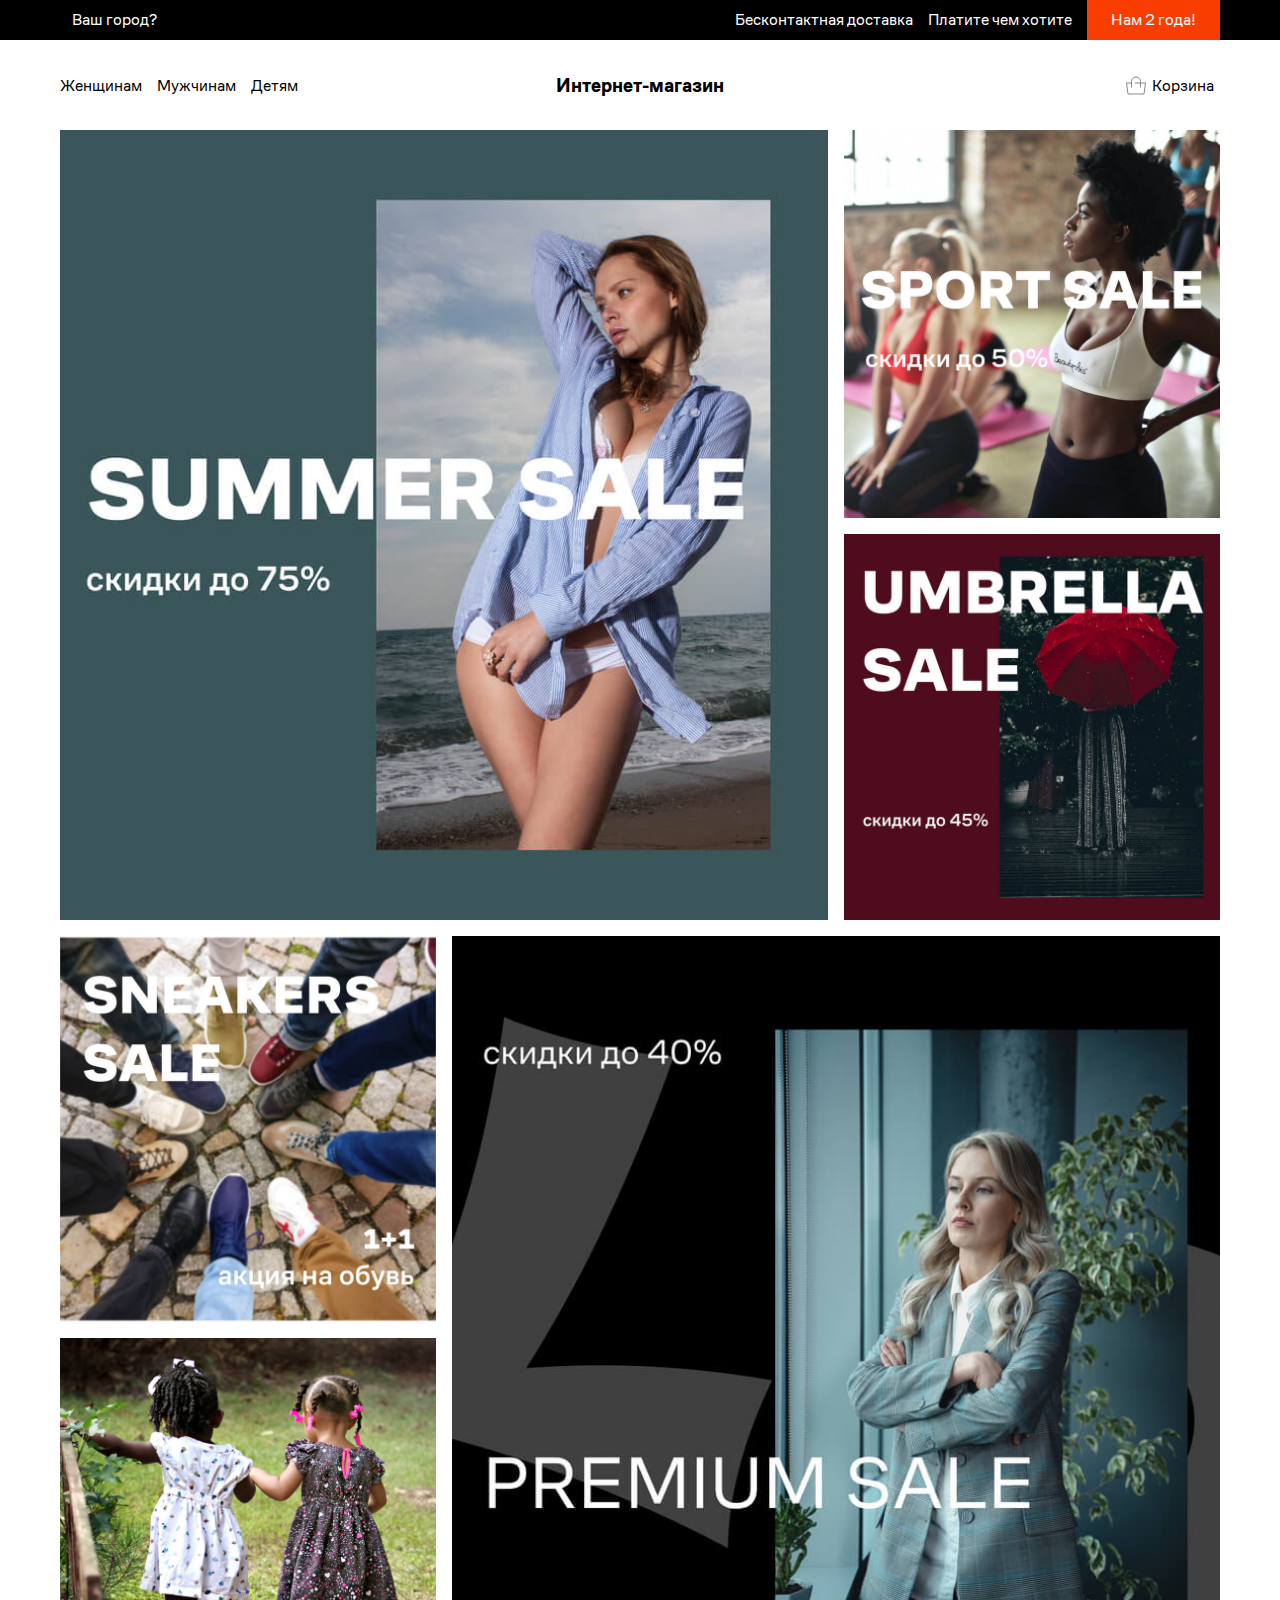
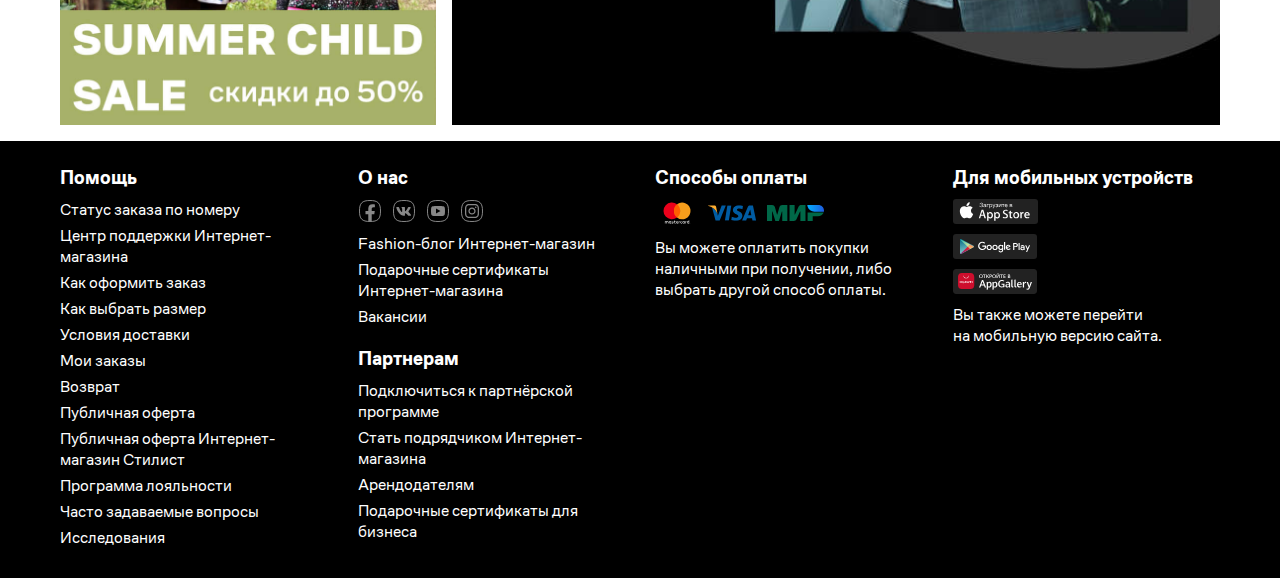
<file: index.html>
<!DOCTYPE html>
<html lang="en">

<head>
    <meta charset="UTF-8">
    <meta http-equiv="X-UA-Compatible" content="IE=edge">
    <meta name="viewport" content="width=device-width, initial-scale=1.0">
    <link rel="manifest" href="favicon/site.webmanifest">
    <link rel="mask-icon" href="favicon/safari-pinned-tab.svg" color="#5bbad5">
    <meta name="msapplication-TileColor" content="#ffc40d">
    <meta name="theme-color" content="#ffffff">

    <link rel="preload" href="fonts/CoFoSans-Bold.woff2" as="font" type="font/woff2" crossorigin>
    <link rel="preload" href="fonts/CoFoSans-Black.woff2" as="font" type="font/woff2" crossorigin>
    <link rel="preload" href="fonts/CoFoSans-Regular.woff2" as="font" type="font/woff2" crossorigin>
    <link rel="preload" href="fonts/CoFoSans-Medium.woff2" as="font" type="font/woff2" crossorigin>

    <link rel="stylesheet" href="./css/style.css">
    <title>Интернет-магазин</title>
</head>

<body>
    <header class="header">
        <div class="container">
            <div class="header__wrapper">
                <button class="header__city-button">Ваш город?</button>
                <div class="header__right-block">
                    <p class="header__delivery">Бесконтактная доставка</p>
                    <p class="header__pay">Платите чем хотите</p>
                    <div class="header__birthday">
                        <span>Нам 2 года!</span>
                    </div>
                </div>
            </div>
        </div>
    </header>
    <main>
        <section class="subheader">
            <div class="container">
                <div class="subheader__wrapper">
                    <nav class="subheader__navigation navigation">
                        <ul class="navigation__list">
                            <li class="navigation__item"><a class="navigation__link"
                                    href="goods.html#women">Женщинам</a></li>
                            <li class="navigation__item"><a class="navigation__link" href="goods.html#men">Мужчинам</a>
                            </li>
                            <li class="navigation__item"><a class="navigation__link" href="goods.html#kids">Детям</a>
                            </li>
                        </ul>
                    </nav>
                    <h3 class="subheader__logo">
                        Интернет-магазин <!-- <img src="image/logo.svg" alt="Компания Lomoda"> -->
                    </h3>
                    <button class="subheader__cart">Корзина</button>
                </div>
            </div>
        </section>
        <section class="promo">
            <div class="container">
                <ul class="promo__grid">
                    <li class="promo__grid-item promo__grid-item__big"><img class="promo__grid-image"
                            src="image/beach.jpg" alt=""></li>
                    <li class="promo__grid-item promo__grid-item__small"><img class="promo__grid-image"
                            src="image/sport.jpg" alt=""></li>
                    <li class="promo__grid-item promo__grid-item__small"><img class="promo__grid-image"
                            src="image/umbrella.jpg" alt=""></li>
                </ul>

                <ul class="promo__grid promo__grid-reverse">
                    <li class="promo__grid-reverse-item promo__grid-reverse-item__big"><img class="promo__grid-image"
                            src="image/premium.jpg" alt=""></li>
                    <li class="promo__grid-reverse-item promo__grid-reverse-item__small"><img class="promo__grid-image"
                            src="image/sneakers.jpg" alt=""></li>
                    <li class="promo__grid-reverse-item promo__grid-reverse-item__small"><img class="promo__grid-image"
                            src="image/child.jpg" alt=""></li>
                </ul>
            </div>
        </section>
    </main>
    <footer class="footer">
        <div class="container footer__columns">
            <div class="footer__column">
                <h3 class="footer__column-title">Помощь</h3>
                <ul class="footer__column-list">
                    <li class="footer__column-item"><a class="footer__link" href="#">Статус заказа по номеру</a></li>
                    <li class="footer__column-item"><a class="footer__link" href="#">Центр поддержки Интернет-магазина</a></li>
                    <li class="footer__column-item"><a class="footer__link" href="#">Как оформить заказ</a></li>
                    <li class="footer__column-item"><a class="footer__link" href="#">Как выбрать размер</a></li>
                    <li class="footer__column-item"><a class="footer__link" href="#">Условия доставки</a></li>
                    <li class="footer__column-item"><a class="footer__link" href="#">Мои заказы</a></li>
                    <li class="footer__column-item"><a class="footer__link" href="#">Возврат</a></li>
                    <li class="footer__column-item"><a class="footer__link" href="#">Публичная оферта</a></li>
                    <li class="footer__column-item"><a class="footer__link" href="#">Публичная оферта Интернет-магазин Стилист</a>
                    </li>
                    <li class="footer__column-item"><a class="footer__link" href="#">Программа лояльности</a></li>
                    <li class="footer__column-item"><a class="footer__link" href="#">Часто задаваемые вопросы</a></li>
                    <li class="footer__column-item"><a class="footer__link" href="#">Исследования</a></li>
                </ul>
            </div>

            <div class="footer__column">
                <h3 class="footer__column-title">О нас</h3>
                <ul class="footer__column-list">
                    <li class="footer__column-item">
                        <ul class="footer__column-icons">
                            <li><a target="_blank" href="#" class="footer__social-item footer__social-item_fb"></a></li>
                            <li><a target="_blank" href="#" class="footer__social-item footer__social-item_vk"></a></li>
                            <li><a target="_blank" href="#" class="footer__social-item footer__social-item_yt"></a></li>
                            <li><a target="_blank" href="#" class="footer__social-item footer__social-item_ig"></a></li>
                        </ul>
                    </li>
                    <li class="footer__column-item"><a class="link footer__link" href="#">Fashion-блог Интернет-магазин</a></li>
                    <li class="footer__column-item"><a class="link footer__link" href="#">Подарочные сертификаты
                        Интернет-магазина</a></li>
                    <li class="footer__column-item"><a class="link footer__link" href="#" target="_blank">Вакансии</a>
                    </li>
                </ul>

                <h3 class="footer__column-title">Партнерам</h3>
                <ul class="footer__column-list">
                    <li class="footer__column-item"><a class="link footer__link" href="#">Подключиться к партнёрской
                            программе</a></li>
                    <li class="footer__column-item"><a class="link footer__link" href="#">Стать подрядчиком Интернет-магазина</a>
                    </li>
                    <li class="footer__column-item"><a class="link footer__link" href="#">Арендодателям</a></li>
                    <li class="footer__column-item"><a class="link footer__link" href="#">Подарочные сертификаты для
                            бизнеса</a></li>
                </ul>
            </div>
            <div class="footer__column">
                <div class="footer__column-item">
                    <h3 class="footer__column-title">Способы оплаты</h3>
                    <ul class="footer__column-icons">
                        <li class="footer__column-icon footer__icon-mastercard"></li>
                        <li class="footer__column-icon footer__icon-visa"></li>
                        <li class="footer__column-icon footer__icon-mir"></li>
                    </ul>
                </div>
                <p class="footer__column-item footer__text">

                    Вы можете оплатить покупки<br>наличными при получении, либо<br>выбрать
                    <a class="inline-link" href="#">другой способ оплаты</a>.

                </p>
            </div>
            <div class="footer__column">
                <h3 class="footer__column-title">Для мобильных устройств</h3>
                <ul class="footer__column-icons footer__column-icons__app">
                    <li><a target="_blank" class="footer__block-icon footer__icon-appstore" href="#"></a></li>
                    <li><a target="_blank" class="footer__block-icon footer__icon-googleplay" href="#"></a></li>
                    <li><a target="_blank" class="footer__block-icon footer__icon-huaweistore" href="#"></a></li>
                </ul>
                <p class="footer__column-item footer__text">Вы также можете перейти<br>на <a href="#"
                        class="inline-link js-mobile-version">мобильную версию сайта</a>.</p>
            </div>
        </div>
    </footer>

    <div class="cart-overlay">
        <!-- cart-overlay-open -->
        <div class="cart">
            <h2 class="cart__title">Корзина</h2>
            <div class="cart__table-wrapper">

                <table class="cart__table">
                    <colgroup class="cart__col">
                        <col class="cart__col-number">
                        <col class="cart__col-name">
                        <col class="cart__col-color">
                        <col class="cart__col-size">
                        <col class="cart__col-price">
                        <col class="cart__col-delete">
                    </colgroup>
                    <thead>
                        <tr>
                            <th class="cart__title-number">#</th>
                            <th>Наименование</th>
                            <th>Цвет</th>
                            <th>Размер</th>
                            <th>Цена</th>
                            <th></th>
                        </tr>
                    </thead>
                    <tbody class="cart__list-goods">
                        <tr>
                            <td>1</td>
                            <td>New Balance Леггинсы NB Essentials Botanical Legging</td>
                            <td>-</td>
                            <td>42/44</td>
                            <td>2999 &#8381;</td>
                            <td><button class="btn-delete">&times;</button></td>
                        </tr>
                        <tr>
                            <td>2</td>
                            <td>Adidas Костюм спортивный W TS CO ENERGIZ</td>
                            <td>-</td>
                            <td>42/44</td>
                            <td>7999 &#8381;</td>
                            <td><button class="btn-delete">&times;</button></td>
                        </tr>
                        <tr>
                            <td>3</td>
                            <td>Befree Топ Exclusive online</td>
                            <td>Фиолетовый</td>
                            <td>42</td>
                            <td>599 &#8381;</td>
                            <td><button class="btn-delete">&times;</button></td>
                        </tr>
                    </tbody>
                    <tfoot>
                        <tr>
                            <th colspan="3">
                                <div class="cart__wrapper-promo">
                                    <label for="promo">Промо-код:</label>
                                    <input class="cart__promo" id="promo" type="text">
                                </div>

                            </th>
                            <th>Итого:</th>
                            <th class="cart__total-cost" colspan="2">11597 &#8381;</th>
                        </tr>
                    </tfoot>
                </table>

            </div>
            <button class="cart__btn-buy">Оформить</button>
            <button class="cart__btn-close"></button>
        </div>
    </div>

    <script src="./scripts/script.js"></script>
</body>

</html>
</file>
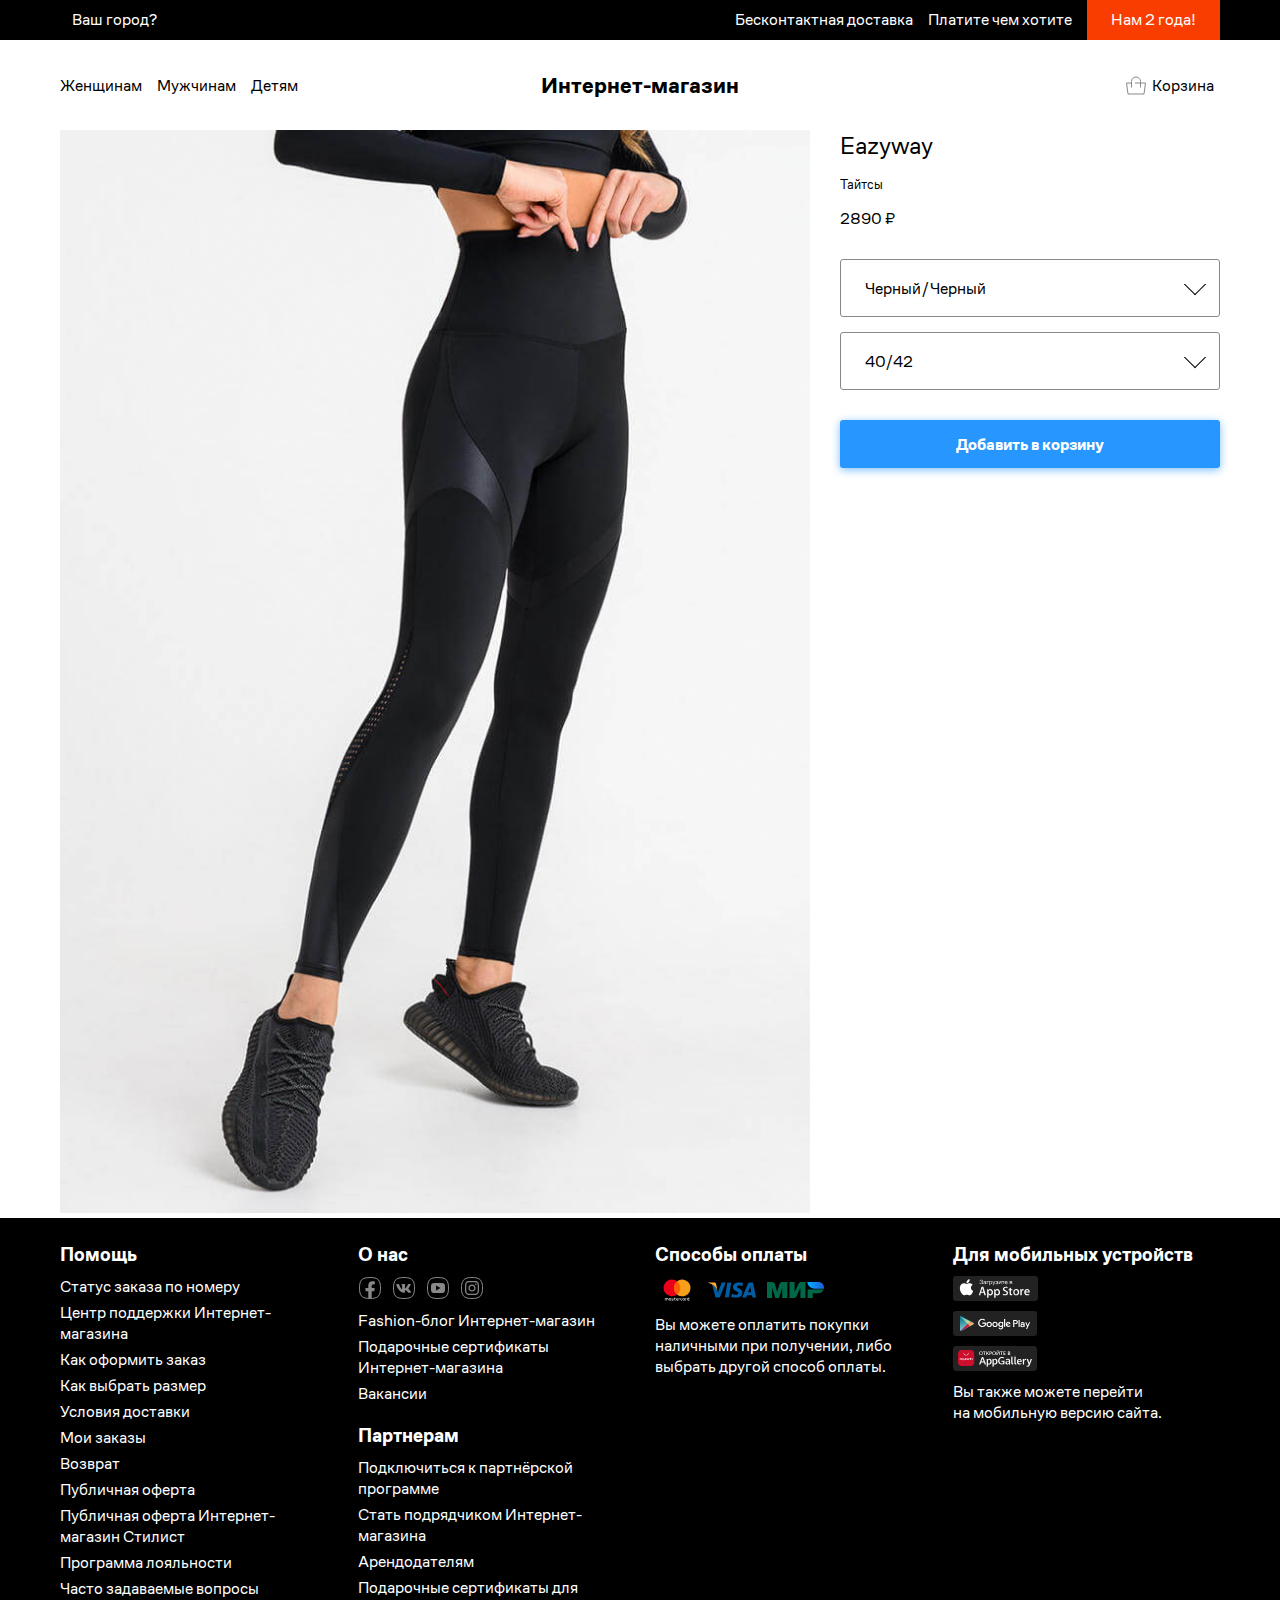
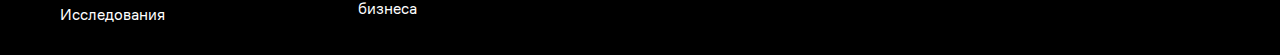
<file: card-good.html>
<!DOCTYPE html>
<html lang="en">

<head>
    <meta charset="UTF-8">
    <meta http-equiv="X-UA-Compatible" content="IE=edge">
    <meta name="viewport" content="width=device-width, initial-scale=1.0">
    <link rel="manifest" href="favicon/site.webmanifest">
    <link rel="mask-icon" href="favicon/safari-pinned-tab.svg" color="#5bbad5">
    <meta name="msapplication-TileColor" content="#ffc40d">
    <meta name="theme-color" content="#ffffff">

    <link rel="preload" href="fonts/CoFoSans-Bold.woff2" as="font" type="font/woff2" crossorigin>
    <link rel="preload" href="fonts/CoFoSans-Black.woff2" as="font" type="font/woff2" crossorigin>
    <link rel="preload" href="fonts/CoFoSans-Regular.woff2" as="font" type="font/woff2" crossorigin>
    <link rel="preload" href="fonts/CoFoSans-Medium.woff2" as="font" type="font/woff2" crossorigin>

    <link rel="stylesheet" href="./css/style.css">
    <title>Интернет-магазин</title>
</head>

<body>
    <header class="header">
        <div class="container">
            <div class="header__wrapper">
                <button class="header__city-button">Ваш город?</button>
                <div class="header__right-block">
                    <p class="header__delivery">Бесконтактная доставка</p>
                    <p class="header__pay">Платите чем хотите</p>
                    <div class="header__birthday">
                        <span>Нам 2 года!</span>
                    </div>
                </div>
            </div>
        </div>
    </header>
    <main>
        <section class="subheader">
            <div class="container">
                <div class="subheader__wrapper">
                    <nav class="subheader__navigation navigation">
                        <ul class="navigation__list">
                            <li class="navigation__item"><a class="navigation__link" href="goods.html#women">Женщинам</a></li>
                            <li class="navigation__item"><a class="navigation__link" href="goods.html#men">Мужчинам</a></li>
                            <li class="navigation__item"><a class="navigation__link" href="goods.html#kids">Детям</a></li>
                        </ul>
                    </nav>
                    <a href="./index.html" class="subheader__logo">
                        <h3>Интернет-магазин</h3>  <!-- <img src="image/logo.svg" alt="Компания Lomoda"> -->
                    </a>
                    <button class="subheader__cart">Корзина</button>
                </div>
            </div>
        </section>
        <section class="card-good">
            <div class="container card-good__wrapper">
                <div class="card-good__image-wrapper">
                    <img class="card-good__image" src="goods-image/MP002XG01REQ_14210247_1_v1.jpg" alt="">
                </div>
                <div class="card-good__description">
                    <h2 class="card-good__title-wrapper">
                        <p class="card-good__brand">Befree</p>
                        <p class="card-good__title">Платье Exclusive online</p>
                    </h2>
                    <p class="card-good__price">1 799 ₽</p>

                    <div class="card-good__color-wrapper card-good__select__wrapper">
                        <button class="card-good__color card-good__select">Черный</button>
                        <ul class="card-good__color-list card-good__select-list">
                            <li class="card-good__select-item">Черный</li>
                            <li class="card-good__select-item">Белый</li>
                            <li class="card-good__select-item">Красный</li>
                            <li class="card-good__select-item">Зеленый</li>
                            <li class="card-good__select-item">Синий</li>
                            <li class="card-good__select-item">Желтый</li>
                        </ul>
                    </div>
                    
                    <div class="card-good__sizes-wrapper card-good__select__wrapper">
                        <button class="card-good__sizes card-good__select">Выберите размер</button>
                        <ul class="card-good__sizes-list card-good__select-list">
                            <li class="card-good__select-item">36</li>
                            <li class="card-good__select-item">38</li>
                            <li class="card-good__select-item">40</li>
                            <li class="card-good__select-item">42</li>
                            <li class="card-good__select-item">44</li>
                            <li class="card-good__select-item">46</li>
                            <li class="card-good__select-item">48</li>
                            <li class="card-good__select-item">50</li>
                            <li class="card-good__select-item">52</li>
                        </ul>
                    </div>
                    

                    <button class="card-good__buy">Добавить в корзину</button>
                </div>
            </div>


        </section>

    </main>
    <footer class="footer">
        <div class="container footer__columns">
            <div class="footer__column">
                <h3 class="footer__column-title">Помощь</h3>
                <ul class="footer__column-list">
                    <li class="footer__column-item"><a class="footer__link" href="#">Статус заказа по номеру</a></li>
                    <li class="footer__column-item"><a class="footer__link" href="#">Центр поддержки Интернет-магазина</a></li>
                    <li class="footer__column-item"><a class="footer__link" href="#">Как оформить заказ</a></li>
                    <li class="footer__column-item"><a class="footer__link" href="#">Как выбрать размер</a></li>
                    <li class="footer__column-item"><a class="footer__link" href="#">Условия доставки</a></li>
                    <li class="footer__column-item"><a class="footer__link" href="#">Мои заказы</a></li>
                    <li class="footer__column-item"><a class="footer__link" href="#">Возврат</a></li>
                    <li class="footer__column-item"><a class="footer__link" href="#">Публичная оферта</a></li>
                    <li class="footer__column-item"><a class="footer__link" href="#">Публичная оферта Интернет-магазин Стилист</a>
                    </li>
                    <li class="footer__column-item"><a class="footer__link" href="#">Программа лояльности</a></li>
                    <li class="footer__column-item"><a class="footer__link" href="#">Часто задаваемые вопросы</a></li>
                    <li class="footer__column-item"><a class="footer__link" href="#">Исследования</a></li>
                </ul>
            </div>

            <div class="footer__column">
                <h3 class="footer__column-title">О нас</h3>
                <ul class="footer__column-list">
                    <li class="footer__column-item">
                        <ul class="footer__column-icons">
                            <li><a target="_blank" href="#" class="footer__social-item footer__social-item_fb"></a></li>
                            <li><a target="_blank" href="#" class="footer__social-item footer__social-item_vk"></a></li>
                            <li><a target="_blank" href="#" class="footer__social-item footer__social-item_yt"></a></li>
                            <li><a target="_blank" href="#" class="footer__social-item footer__social-item_ig"></a></li>
                        </ul>
                    </li>
                    <li class="footer__column-item"><a class="link footer__link" href="#">Fashion-блог Интернет-магазин</a></li>
                    <li class="footer__column-item"><a class="link footer__link" href="#">Подарочные сертификаты
                        Интернет-магазина</a></li>
                    <li class="footer__column-item"><a class="link footer__link" href="#" target="_blank">Вакансии</a>
                    </li>
                </ul>

                <h3 class="footer__column-title">Партнерам</h3>
                <ul class="footer__column-list">
                    <li class="footer__column-item"><a class="link footer__link" href="#">Подключиться к партнёрской
                            программе</a></li>
                    <li class="footer__column-item"><a class="link footer__link" href="#">Стать подрядчиком Интернет-магазина</a>
                    </li>
                    <li class="footer__column-item"><a class="link footer__link" href="#">Арендодателям</a></li>
                    <li class="footer__column-item"><a class="link footer__link" href="#">Подарочные сертификаты для
                            бизнеса</a></li>
                </ul>
            </div>
            <div class="footer__column">
                <div class="footer__column-item">
                    <h3 class="footer__column-title">Способы оплаты</h3>
                    <ul class="footer__column-icons">
                        <li class="footer__column-icon footer__icon-mastercard"></li>
                        <li class="footer__column-icon footer__icon-visa"></li>
                        <li class="footer__column-icon footer__icon-mir"></li>
                    </ul>
                </div>
                <p class="footer__column-item footer__text">

                    Вы можете оплатить покупки<br>наличными при получении, либо<br>выбрать
                    <a class="inline-link" href="#">другой способ оплаты</a>.

                </p>
            </div>
            <div class="footer__column">
                <h3 class="footer__column-title">Для мобильных устройств</h3>
                <ul class="footer__column-icons footer__column-icons__app">
                    <li><a target="_blank" class="footer__block-icon footer__icon-appstore" href="#"></a></li>
                    <li><a target="_blank" class="footer__block-icon footer__icon-googleplay" href="#"></a></li>
                    <li><a target="_blank" class="footer__block-icon footer__icon-huaweistore" href="#"></a></li>
                </ul>
                <p class="footer__column-item footer__text">Вы также можете перейти<br>на <a href="#"
                        class="inline-link js-mobile-version">мобильную версию сайта</a>.</p>
            </div>
        </div>
    </footer>

    <div class="cart-overlay"> <!-- cart-overlay-open -->
        <div class="cart">
            <h2 class="cart__title">Корзина</h2>
            <div class="cart__table-wrapper">

                <table class="cart__table">
                    <colgroup class="cart__col">
                        <col class="cart__col-number">
                        <col class="cart__col-name">
                        <col class="cart__col-color">
                        <col class="cart__col-size">
                        <col class="cart__col-price">
                        <col class="cart__col-delete">
                    </colgroup>
                    <thead>
                        <tr>
                            <th class="cart__title-number">#</th>
                            <th>Наименование</th>
                            <th>Цвет</th>
                            <th>Размер</th>
                            <th>Цена</th>
                            <th></th>
                        </tr>
                    </thead>
                    <tbody class="cart__list-goods">
                        <tr>
                            <td>1</td>
                            <td>New Balance Леггинсы NB Essentials Botanical Legging</td>
                            <td>-</td>
                            <td>42/44</td>
                            <td>2999 &#8381;</td>
                            <td><button class="btn-delete">&times;</button></td>
                        </tr>
                        <tr>
                            <td>2</td>
                            <td>Adidas Костюм спортивный W TS CO ENERGIZ</td>
                            <td>-</td>
                            <td>42/44</td>
                            <td>7999 &#8381;</td>
                            <td><button class="btn-delete">&times;</button></td>
                        </tr>
                        <tr>
                            <td>3</td>
                            <td>Befree Топ Exclusive online</td>
                            <td>Фиолетовый</td>
                            <td>42</td>
                            <td>599 &#8381;</td>
                            <td><button class="btn-delete">&times;</button></td>
                        </tr>
                    </tbody>
                    <tfoot>
                        <tr>
                            <th colspan="3">
                                <div class="cart__wrapper-promo">
                                    <label for="promo">Промо-код:</label>
                                    <input class="cart__promo" id="promo" type="text">
                                </div>

                            </th>
                            <th>Итого:</th>
                            <th class="cart__total-cost" colspan="2">11597 &#8381;</th>
                        </tr>
                    </tfoot>
                </table>

            </div>
            <button class="cart__btn-buy">Оформить</button>
            <button class="cart__btn-close"></button>
        </div>
    </div>
<script src="./scripts/script.js"></script>
</body>

</html>
</file>
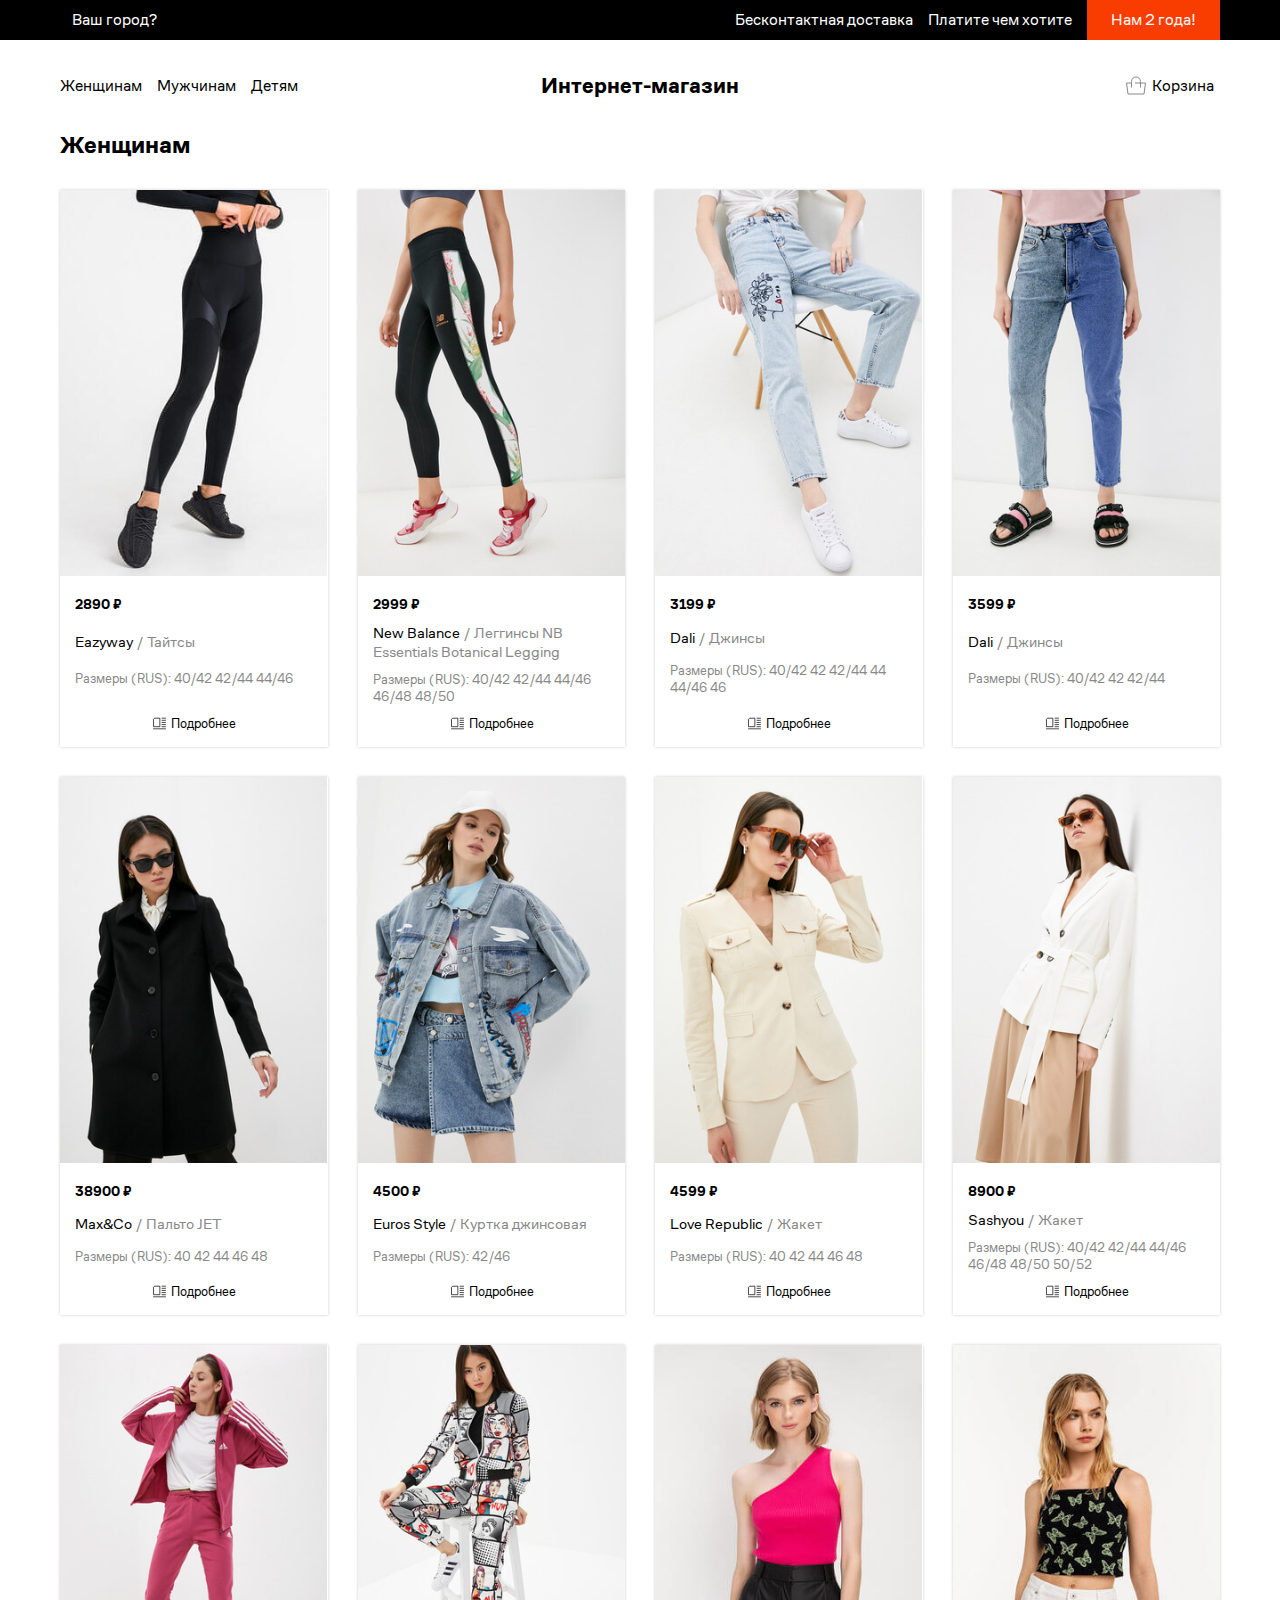
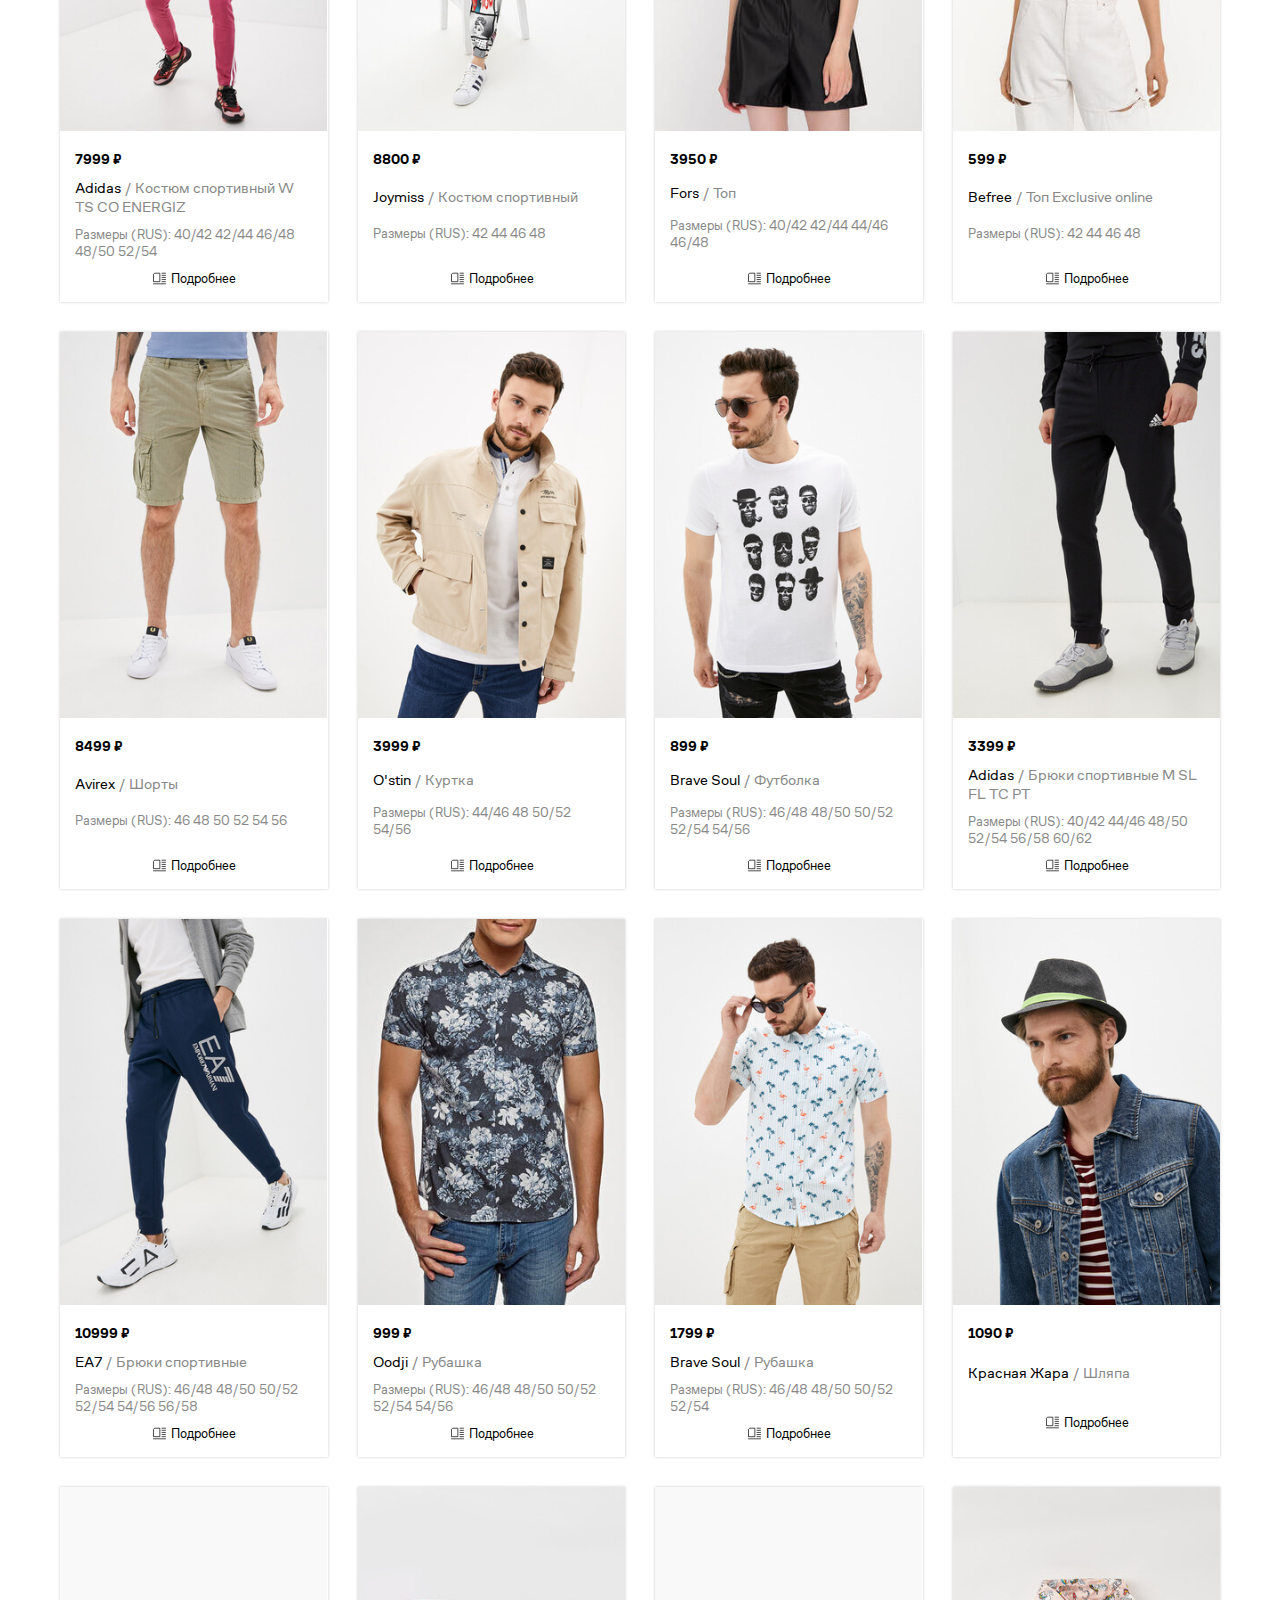
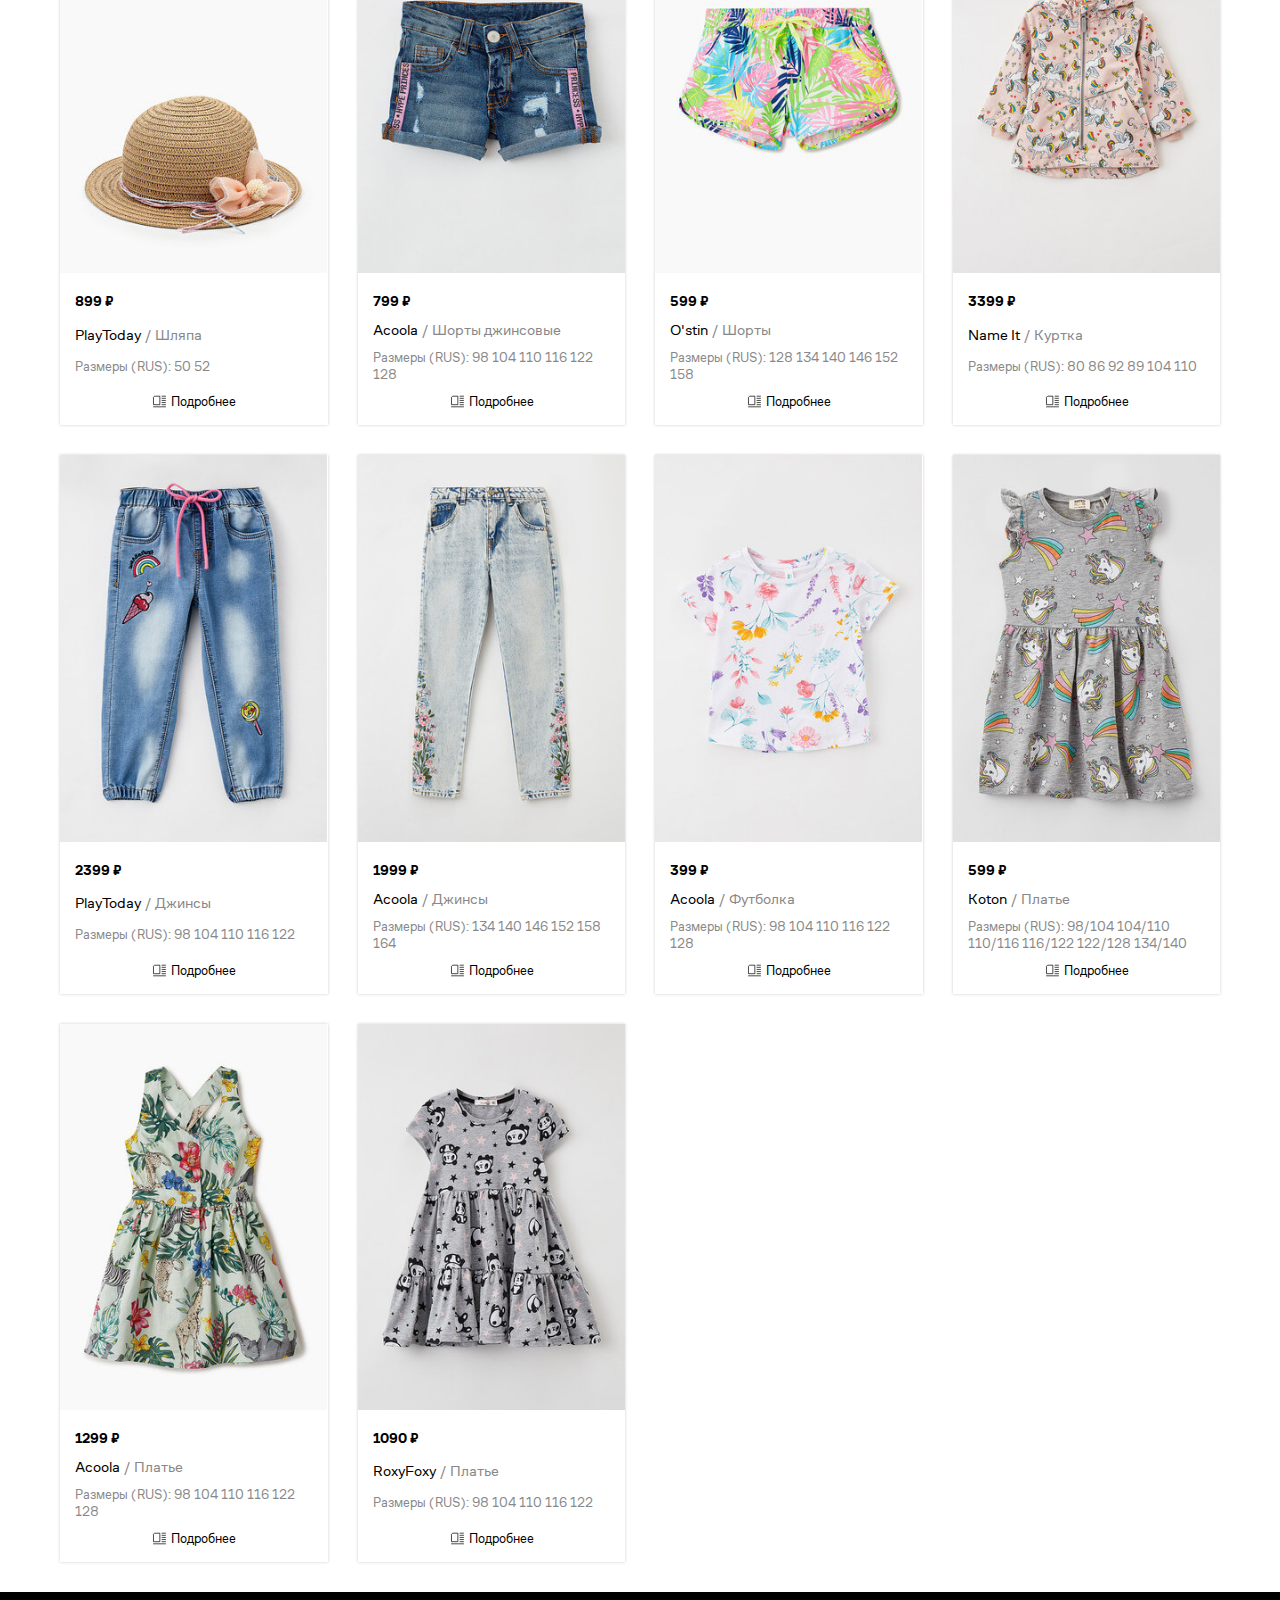
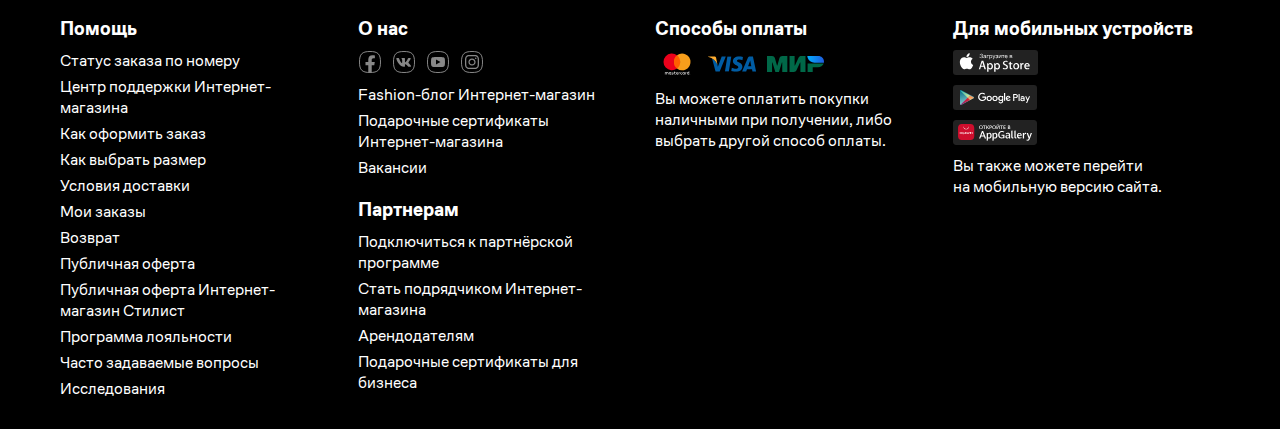
<file: goods.html>
<!DOCTYPE html>
<html lang="en">

<head>
    <meta charset="UTF-8">
    <meta http-equiv="X-UA-Compatible" content="IE=edge">
    <meta name="viewport" content="width=device-width, initial-scale=1.0">
    <link rel="manifest" href="favicon/site.webmanifest">
    <link rel="mask-icon" href="favicon/safari-pinned-tab.svg" color="#5bbad5">
    <meta name="msapplication-TileColor" content="#ffc40d">
    <meta name="theme-color" content="#ffffff">

    <link rel="preload" href="fonts/CoFoSans-Bold.woff2" as="font" type="font/woff2" crossorigin>
    <link rel="preload" href="fonts/CoFoSans-Black.woff2" as="font" type="font/woff2" crossorigin>
    <link rel="preload" href="fonts/CoFoSans-Regular.woff2" as="font" type="font/woff2" crossorigin>
    <link rel="preload" href="fonts/CoFoSans-Medium.woff2" as="font" type="font/woff2" crossorigin>

    <link rel="stylesheet" href="./css/style.css">
    <title>Интернет-магазин</title>
</head>

<body>
    <header class="header">
        <div class="container">
            <div class="header__wrapper">
                <button class="header__city-button">Ваш город?</button>
                <div class="header__right-block">
                    <p class="header__delivery">Бесконтактная доставка</p>
                    <p class="header__pay">Платите чем хотите</p>
                    <div class="header__birthday">
                        <span>Нам 2 года!</span>
                    </div>
                </div>
            </div>
        </div>
    </header>
    <main>
        <section class="subheader">
            <div class="container">
                <div class="subheader__wrapper">
                    <nav class="subheader__navigation navigation">
                        <ul class="navigation__list">
                            <li class="navigation__item"><a class="navigation__link" href="goods.html#women">Женщинам</a></li>
                            <li class="navigation__item"><a class="navigation__link" href="goods.html#men">Мужчинам</a></li>
                            <li class="navigation__item"><a class="navigation__link" href="goods.html#kids">Детям</a></li>
                        </ul>
                    </nav>
                    <a href="./index.html" class="subheader__logo">
                        <h3>Интернет-магазин</h3>  <!-- <img src="image/logo.svg" alt="Компания Lomoda"> -->
                    </a>
                    <button class="subheader__cart">Корзина</button>
                </div>
            </div>
        </section>
        <section class="goods">
            <div class="container">
                <h2 class="goods__title">Мужчинам</h2>
                <ul class="goods__list">
                    <li class="goods__item">
                        <article class="good">
                            <a class="good__link-img" href="card-good.html#id56454">
                                <img class="good__img" src="goods-image/AD002EMLUEA8_14164246_1_v1.jpg" alt="">
                            </a>
                            <div class="good__description">
                                <p class="good__price">2890 &#8381;</p>
                                <h3 class="good__title">Eazyway <span class="good__title__grey">/ Тайтсы</span></h3>
                                <p class="good__sizes">Размеры (RUS): <span class="good__sizes-list">40 42 44 46</span></p>
                                <a class="good__link" href="card-good.html#id56454">Подробнее</a>
                            </div>
                        </article>
                    </li>
                    <li class="goods__item">
                        <article class="good">
                            <a class="good__link-img" href="card-good.html#id56454">
                                <img class="good__img" src="goods-image/MP002XG0147V_11514976_1_v1.jpg" alt="">
                            </a>
                            <div class="good__description">
                                <p class="good__price">2890 &#8381;</p>
                                <h3 class="good__title">Eazyway <span class="good__title__grey">/ Тайтсы</span></h3>
                                <p class="good__sizes">Размеры (RUS): <span class="good__sizes-list">40 42 44 46</span></p>
                                <a class="good__link" href="card-good.html#id56454">Подробнее</a>
                            </div>
                        </article>
                    </li>
                    <li class="goods__item">
                        <article class="good">
                            <a class="good__link-img" href="card-good.html#id56454">
                                <img class="good__img" src="goods-image/MP002XG01REQ_14210247_1_v2.jpg" alt="">
                            </a>
                            <div class="good__description">
                                <p class="good__price">2890 &#8381;</p>
                                <h3 class="good__title">Eazyway <span class="good__title__grey">/ Тайтсы</span></h3>
                                <p class="good__sizes">Размеры (RUS): <span class="good__sizes-list">40 42 44 46</span></p>
                                <a class="good__link" href="card-good.html#id56454">Подробнее</a>
                            </div>
                        </article>
                    </li>
                    <li class="goods__item">
                        <article class="good">
                            <a class="good__link-img" href="card-good.html#id56454">
                                <img class="good__img" src="goods-image/MP002XW14T1R_11615827_1_v2.jpg" alt="">
                            </a>
                            <div class="good__description">
                                <p class="good__price">2890 &#8381;</p>
                                <h3 class="good__title">Eazyway <span class="good__title__grey">/ Тайтсы</span></h3>
                                <p class="good__sizes">Размеры (RUS): <span class="good__sizes-list">40 42 44 46</span></p>
                                <a class="good__link" href="card-good.html#id56454">Подробнее</a>
                            </div>
                        </article>
                    </li>
                    <li class="goods__item">
                        <article class="good">
                            <a class="good__link-img" href="card-good.html#id56454">
                                <img class="good__img" src="goods-image/RTLAAK612301_14538241_1_v1.jpg" alt="">
                            </a>
                            <div class="good__description">
                                <p class="good__price">2890 &#8381;</p>
                                <h3 class="good__title">Eazyway <span class="good__title__grey">/ Тайтсы</span></h3>
                                <p class="good__sizes">Размеры (RUS): <span class="good__sizes-list">40 42 44 46</span></p>
                                <a class="good__link" href="card-good.html#id56454">Подробнее</a>
                            </div>
                        </article>
                    </li>
                    <li class="goods__item">
                        <article class="good">
                            <a class="good__link-img" href="card-good.html#id56454">
                                <img class="good__img" src="goods-image/MP002XW0Q9SP_8840462_1_v2.jpg" alt="">
                            </a>
                            <div class="good__description">
                                <p class="good__price">2890 &#8381;</p>
                                <h3 class="good__title">Eazyway <span class="good__title__grey">/ Тайтсы</span></h3>
                                <p class="good__sizes">Размеры (RUS): <span class="good__sizes-list">40 42 44 46</span></p>
                                <a class="good__link" href="card-good.html#id56454">Подробнее</a>
                            </div>
                        </article>
                    </li>
                    <li class="goods__item">
                        <article class="good">
                            <a class="good__link-img" href="card-good.html#id56454">
                                <img class="good__img" src="goods-image/NE007EWMSTP9_14530060_1_v1.jpg" alt="">
                            </a>
                            <div class="good__description">
                                <p class="good__price">2890 &#8381;</p>
                                <h3 class="good__title">Eazyway <span class="good__title__grey">/ Тайтсы</span></h3>
                                <p class="good__sizes">Размеры (RUS): <span class="good__sizes-list">40 42 44 46</span></p>
                                <a class="good__link" href="card-good.html#id56454">Подробнее</a>
                            </div>
                        </article>
                    </li>
                    <li class="goods__item">
                        <article class="good">
                            <a class="good__link-img" href="card-good.html#id56454">
                                <img class="good__img" src="goods-image/MP002XW060O4_13625731_1_v1.jpg" alt="">
                            </a>
                            <div class="good__description">
                                <p class="good__price">2890 &#8381;</p>
                                <h3 class="good__title">Eazyway <span class="good__title__grey">/ Тайтсы</span></h3>
                                <p class="good__sizes">Размеры (RUS): <span class="good__sizes-list">40 42 44 46</span></p>
                                <a class="good__link" href="card-good.html#id56454">Подробнее</a>
                            </div>
                        </article>
                    </li>
                </ul>

            </div>


        </section>

    </main>
    <footer class="footer">
        <div class="container footer__columns">
            <div class="footer__column">
                <h3 class="footer__column-title">Помощь</h3>
                <ul class="footer__column-list">
                    <li class="footer__column-item"><a class="footer__link" href="#">Статус заказа по номеру</a></li>
                    <li class="footer__column-item"><a class="footer__link" href="#">Центр поддержки Интернет-магазина</a></li>
                    <li class="footer__column-item"><a class="footer__link" href="#">Как оформить заказ</a></li>
                    <li class="footer__column-item"><a class="footer__link" href="#">Как выбрать размер</a></li>
                    <li class="footer__column-item"><a class="footer__link" href="#">Условия доставки</a></li>
                    <li class="footer__column-item"><a class="footer__link" href="#">Мои заказы</a></li>
                    <li class="footer__column-item"><a class="footer__link" href="#">Возврат</a></li>
                    <li class="footer__column-item"><a class="footer__link" href="#">Публичная оферта</a></li>
                    <li class="footer__column-item"><a class="footer__link" href="#">Публичная оферта Интернет-магазин Стилист</a>
                    </li>
                    <li class="footer__column-item"><a class="footer__link" href="#">Программа лояльности</a></li>
                    <li class="footer__column-item"><a class="footer__link" href="#">Часто задаваемые вопросы</a></li>
                    <li class="footer__column-item"><a class="footer__link" href="#">Исследования</a></li>
                </ul>
            </div>

            <div class="footer__column">
                <h3 class="footer__column-title">О нас</h3>
                <ul class="footer__column-list">
                    <li class="footer__column-item">
                        <ul class="footer__column-icons">
                            <li><a target="_blank" href="#" class="footer__social-item footer__social-item_fb"></a></li>
                            <li><a target="_blank" href="#" class="footer__social-item footer__social-item_vk"></a></li>
                            <li><a target="_blank" href="#" class="footer__social-item footer__social-item_yt"></a></li>
                            <li><a target="_blank" href="#" class="footer__social-item footer__social-item_ig"></a></li>
                        </ul>
                    </li>
                    <li class="footer__column-item"><a class="link footer__link" href="#">Fashion-блог Интернет-магазин</a></li>
                    <li class="footer__column-item"><a class="link footer__link" href="#">Подарочные сертификаты
                        Интернет-магазина</a></li>
                    <li class="footer__column-item"><a class="link footer__link" href="#" target="_blank">Вакансии</a>
                    </li>
                </ul>

                <h3 class="footer__column-title">Партнерам</h3>
                <ul class="footer__column-list">
                    <li class="footer__column-item"><a class="link footer__link" href="#">Подключиться к партнёрской
                            программе</a></li>
                    <li class="footer__column-item"><a class="link footer__link" href="#">Стать подрядчиком Интернет-магазина</a>
                    </li>
                    <li class="footer__column-item"><a class="link footer__link" href="#">Арендодателям</a></li>
                    <li class="footer__column-item"><a class="link footer__link" href="#">Подарочные сертификаты для
                            бизнеса</a></li>
                </ul>
            </div>
            <div class="footer__column">
                <div class="footer__column-item">
                    <h3 class="footer__column-title">Способы оплаты</h3>
                    <ul class="footer__column-icons">
                        <li class="footer__column-icon footer__icon-mastercard"></li>
                        <li class="footer__column-icon footer__icon-visa"></li>
                        <li class="footer__column-icon footer__icon-mir"></li>
                    </ul>
                </div>
                <p class="footer__column-item footer__text">

                    Вы можете оплатить покупки<br>наличными при получении, либо<br>выбрать
                    <a class="inline-link" href="#">другой способ оплаты</a>.

                </p>
            </div>
            <div class="footer__column">
                <h3 class="footer__column-title">Для мобильных устройств</h3>
                <ul class="footer__column-icons footer__column-icons__app">
                    <li><a target="_blank" class="footer__block-icon footer__icon-appstore" href="#"></a></li>
                    <li><a target="_blank" class="footer__block-icon footer__icon-googleplay" href="#"></a></li>
                    <li><a target="_blank" class="footer__block-icon footer__icon-huaweistore" href="#"></a></li>
                </ul>
                <p class="footer__column-item footer__text">Вы также можете перейти<br>на <a href="#"
                        class="inline-link js-mobile-version">мобильную версию сайта</a>.</p>
            </div>
        </div>
    </footer>


    <div class="cart-overlay"> <!-- cart-overlay-open -->
        <div class="cart">
            <h2 class="cart__title">Корзина</h2>
            <div class="cart__table-wrapper">

                <table class="cart__table">
                    <colgroup class="cart__col">
                        <col class="cart__col-number">
                        <col class="cart__col-name">
                        <col class="cart__col-color">
                        <col class="cart__col-size">
                        <col class="cart__col-price">
                        <col class="cart__col-delete">
                    </colgroup>
                    <thead>
                        <tr>
                            <th class="cart__title-number">#</th>
                            <th>Наименование</th>
                            <th>Цвет</th>
                            <th>Размер</th>
                            <th>Цена</th>
                            <th></th>
                        </tr>
                    </thead>
                    <tbody class="cart__list-goods">
                        <tr>
                            <td>1</td>
                            <td>New Balance Леггинсы NB Essentials Botanical Legging</td>
                            <td>-</td>
                            <td>42/44</td>
                            <td>2999 &#8381;</td>
                            <td><button class="btn-delete">&times;</button></td>
                        </tr>
                        <tr>
                            <td>2</td>
                            <td>Adidas Костюм спортивный W TS CO ENERGIZ</td>
                            <td>-</td>
                            <td>42/44</td>
                            <td>7999 &#8381;</td>
                            <td><button class="btn-delete">&times;</button></td>
                        </tr>
                        <tr>
                            <td>3</td>
                            <td>Befree Топ Exclusive online</td>
                            <td>Фиолетовый</td>
                            <td>42</td>
                            <td>599 &#8381;</td>
                            <td><button class="btn-delete">&times;</button></td>
                        </tr>
                    </tbody>
                    <tfoot>
                        <tr>
                            <th colspan="3">
                                <div class="cart__wrapper-promo">
                                    <label for="promo">Промо-код:</label>
                                    <input class="cart__promo" id="promo" type="text">
                                </div>

                            </th>
                            <th>Итого:</th>
                            <th class="cart__total-cost" colspan="2">11597 &#8381;</th>
                        </tr>
                    </tfoot>
                </table>

            </div>
            <button class="cart__btn-buy">Оформить</button>
            <button class="cart__btn-close"></button>
        </div>
    </div>
    <script src="./scripts/script.js"></script>
</body>

</html>
</file>
<file: css/style.css>
@charset "UTF-8";
@font-face {
  font-family: 'CoFo Sans';
  src: local("CoFo Sans Bold"), local("CoFoSans-Bold"), url("../fonts/CoFoSans-Bold.woff2") format("woff2"), url("../fonts/CoFoSans-Bold.woff") format("woff");
  font-weight: bold;
  font-display: swap;
}

@font-face {
  font-family: 'CoFo Sans';
  src: local("CoFo Sans Black"), local("CoFoSans-Black"), url("../fonts/CoFoSans-Black.woff2") format("woff2"), url("../fonts/CoFoSans-Black.woff") format("woff");
  font-weight: 900;
  font-display: swap;
}

@font-face {
  font-family: 'CoFo Sans';
  src: local("CoFo Sans"), local("CoFoSans-Regular"), url("../fonts/CoFoSans-Regular.woff2") format("woff2"), url("../fonts/CoFoSans-Regular.woff") format("woff");
  font-weight: normal;
  font-display: swap;
}

@font-face {
  font-family: 'CoFo Sans';
  src: local("CoFo Sans Medium"), local("CoFoSans-Medium"), url("../fonts/CoFoSans-Medium.woff2") format("woff2"), url("../fonts/CoFoSans-Medium.woff") format("woff");
  font-weight: 500;
  font-display: swap;
}

:root {
  -webkit-box-sizing: border-box;
          box-sizing: border-box;
}

*,
*::before,
*::after {
  -webkit-box-sizing: inherit;
          box-sizing: inherit;
}

body {
  min-width: 320px;
  min-height: 100vh;
  margin: 0;
  background-color: #fff;
  font-family: "CoFo Sans", Arial, sans-serif;
  font-size: 16px;
  font-weight: 400;
  color: black;
}

button,
input,
optgroup,
select,
textarea {
  font: inherit;
  margin: 0;
}

img {
  max-width: 100%;
  height: auto;
}

a {
  text-decoration: none;
  color: inherit;
}

ul,
ol {
  list-style: none;
}

h1,
h2,
h3,
h4,
p,
ul,
ol,
figure,
figcaption {
  padding: 0;
  margin: 0;
}

/* container */
.container {
  max-width: 1200px;
  margin: 0 auto;
  padding: 0 20px;
}

.visually-hidden {
  position: absolute !important;
  clip: rect(1px 1px 1px 1px);
  /* IE6, IE7 */
  clip: rect(1px, 1px, 1px, 1px);
  padding: 0 !important;
  border: 0 !important;
  height: 1px !important;
  width: 1px !important;
  overflow: hidden;
}

/* при работе с float */
.clearfix::after {
  content: "";
  display: table;
  clear: both;
}

button {
  cursor: pointer;
}

.header {
  background-color: #000;
  color: #fff;
}

.header__wrapper {
  display: -webkit-box;
  display: -ms-flexbox;
  display: flex;
  -webkit-box-pack: justify;
      -ms-flex-pack: justify;
          justify-content: space-between;
  -webkit-box-align: center;
      -ms-flex-align: center;
          align-items: center;
  height: 40px;
  line-height: 40px;
}

.header__city-button {
  background-color: transparent;
  color: inherit;
  padding: 0 12px;
  border: none;
  height: 100%;
  -webkit-transition: background-color 0.3s;
  transition: background-color 0.3s;
}

.header__city-button:hover {
  background-color: #0060d2;
}

@media (max-width: 480px) {
  .header__city-button {
    margin: 0 auto;
  }
}

.header__right-block {
  display: -webkit-box;
  display: -ms-flexbox;
  display: flex;
  gap: 15px;
  height: 100%;
}

@media (max-width: 480px) {
  .header__right-block {
    display: none;
  }
}

.header__pay, .header__delivery {
  -ms-flex-item-align: center;
      -ms-grid-row-align: center;
      align-self: center;
  height: 100%;
  cursor: pointer;
  -webkit-transition: background-color 0.3s;
  transition: background-color 0.3s;
}

.header__pay:hover, .header__delivery:hover {
  background-color: #0060d2;
}

@media (max-width: 768px) {
  .header__pay, .header__delivery {
    display: none;
  }
}

.header__birthday {
  display: -webkit-box;
  display: -ms-flexbox;
  display: flex;
  padding: 8px 24px;
  -webkit-box-align: center;
      -ms-flex-align: center;
          align-items: center;
  background-color: #f93c00;
  max-height: 100%;
}

.header__birthday *:not(:last-child) {
  margin-right: 5px;
}

.subheader {
  min-height: 90px;
}

@media (max-width: 768px) {
  .subheader {
    padding-top: 30px;
  }
}

.subheader__wrapper {
  position: relative;
  display: -ms-grid;
  display: grid;
  -ms-grid-columns: (1fr)[3];
      grid-template-columns: repeat(3, 1fr);
  -webkit-box-align: center;
      -ms-flex-align: center;
          align-items: center;
  -webkit-box-pack: justify;
      -ms-flex-pack: justify;
          justify-content: space-between;
  min-height: 90px;
}

@media (max-width: 768px) {
  .subheader__wrapper {
    -ms-grid-columns: (1fr)[2];
        grid-template-columns: repeat(2, 1fr);
  }
}

.subheader__logo {
  font-size: 19px;
  -ms-grid-column-align: center;
      justify-self: center;
}

@media (max-width: 768px) {
  .subheader__navigation {
    -webkit-box-ordinal-group: 0;
        -ms-flex-order: -1;
            order: -1;
    -ms-grid-column: 1;
    -ms-grid-column-span: 2;
    grid-column: 1 / 3;
  }
}

.subheader__cart {
  display: block;
  -ms-grid-column-align: end;
      justify-self: end;
  background-color: transparent;
  background-image: url("../image/cart.svg");
  background-repeat: no-repeat;
  background-position: left;
  padding-left: 28px;
  border: none;
}

.navigation__list {
  display: -webkit-box;
  display: -ms-flexbox;
  display: flex;
  gap: 15px;
}

@media (max-width: 768px) {
  .navigation__list {
    -webkit-box-pack: center;
        -ms-flex-pack: center;
            justify-content: center;
  }
}

.promo__grid-image {
  width: 100%;
  height: 100%;
  -o-object-position: center;
     object-position: center;
  -o-object-fit: cover;
     object-fit: cover;
}

.promo__grid {
  display: -ms-grid;
  display: grid;
  gap: 16px;
  margin-bottom: 16px;
}

.promo__grid-item {
  position: relative;
}

.promo__grid-item:hover::before {
  position: absolute;
  content: '';
  top: 0;
  left: 0;
  width: 100%;
  height: 100%;
  background: #000;
  -webkit-transition: all 0.3s ease;
  transition: all 0.3s ease;
  cursor: pointer;
  opacity: 0.2;
}

.promo__grid-item__big {
  -ms-grid-column: 1;
  -ms-grid-column-span: 2;
  grid-column: 1/3;
  -ms-grid-row: 1;
  -ms-grid-row-span: 2;
  grid-row: 1/3;
}

.promo__grid-item__small {
  -ms-grid-column: 3;
  -ms-grid-column-span: 1;
  grid-column: 3/4;
}

.promo__grid-reverse-item {
  position: relative;
}

.promo__grid-reverse-item:hover::before {
  position: absolute;
  content: '';
  top: 0;
  left: 0;
  width: 100%;
  height: 100%;
  background: #000;
  -webkit-transition: all 0.1s ease 0s;
  transition: all 0.1s ease 0s;
  cursor: pointer;
  opacity: 0.2;
}

.promo__grid-reverse-item__big {
  -ms-grid-column: 2;
  -ms-grid-column-span: 2;
  grid-column: 2/4;
  -ms-grid-row: 1;
  -ms-grid-row-span: 2;
  grid-row: 1/3;
}

.promo__grid-reverse-item__small {
  -ms-grid-column: 1;
  -ms-grid-column-span: 1;
  grid-column: 1/2;
}

@media (max-width: 768px) {
  .promo__grid-item__small {
    -ms-grid-column: 1;
    -ms-grid-column-span: 1;
    grid-column: 1/2;
  }
  .promo__grid-item__small:nth-child(odd) {
    -ms-grid-column: 2;
    -ms-grid-column-span: 1;
    grid-column: 2/3;
  }
  .promo__grid-reverse-item__big {
    -ms-grid-column: 1;
    -ms-grid-column-span: 2;
    grid-column: 1/3;
  }
  .promo__grid-reverse-item__small {
    -ms-grid-column: 1;
    -ms-grid-column-span: 1;
    grid-column: 1/2;
  }
  .promo__grid-reverse-item__small:nth-child(odd) {
    -ms-grid-column: 2;
    -ms-grid-column-span: 1;
    grid-column: 2/3;
  }
}

@media (max-width: 550px) {
  .promo__grid-item__big {
    -ms-grid-column: 1;
    -ms-grid-column-span: 2;
    grid-column: 1/3;
  }
  .promo__grid-item__small {
    -ms-grid-column: 1;
    -ms-grid-column-span: 2;
    grid-column: 1/3;
  }
  .promo__grid-item__small:nth-child(odd) {
    -ms-grid-column: 1;
    -ms-grid-column-span: 2;
    grid-column: 1/3;
  }
  .promo__grid-reverse-item__big {
    -ms-grid-column: 1;
    -ms-grid-column-span: 2;
    grid-column: 1/3;
  }
  .promo__grid-reverse-item__small {
    -ms-grid-column: 1;
    -ms-grid-column-span: 2;
    grid-column: 1/3;
  }
  .promo__grid-reverse-item__small:nth-child(odd) {
    -ms-grid-column: 1;
    -ms-grid-column-span: 2;
    grid-column: 1/3;
  }
}

.goods {
  padding-bottom: 30px;
}

.goods__title {
  margin-bottom: 30px;
}

@media (max-width: 480px) {
  .goods__title {
    text-align: center;
  }
}

.goods__list {
  display: -ms-grid;
  display: grid;
  gap: 30px;
  -ms-grid-columns: (1fr)[4];
      grid-template-columns: repeat(4, 1fr);
}

@media (max-width: 1024px) {
  .goods__list {
    -ms-grid-columns: (1fr)[3];
        grid-template-columns: repeat(3, 1fr);
  }
}

@media (max-width: 768px) {
  .goods__list {
    -ms-grid-columns: (1fr)[2];
        grid-template-columns: repeat(2, 1fr);
  }
}

@media (max-width: 480px) {
  .goods__list {
    -ms-grid-columns: 1fr;
        grid-template-columns: 1fr;
  }
}

.goods__item {
  -ms-grid-column-align: center;
      justify-self: center;
}

.good {
  -webkit-box-shadow: 0px 0px 3px #ccc;
          box-shadow: 0px 0px 3px #ccc;
  height: 100%;
  display: -webkit-box;
  display: -ms-flexbox;
  display: flex;
  -webkit-box-orient: vertical;
  -webkit-box-direction: normal;
      -ms-flex-direction: column;
          flex-direction: column;
}

.good:hover {
  -webkit-box-shadow: 0px 0px 5px #aaa;
          box-shadow: 0px 0px 5px #aaa;
}

@media (max-width: 480px) {
  .good {
    max-width: 320px;
  }
}

.good__price {
  font-weight: 700;
  margin-bottom: 10px;
  text-align: left;
}

.good__title {
  font-weight: 400;
  margin-bottom: 10px;
  text-align: left;
}

.good__title__grey {
  color: #888;
}

.good__sizes {
  margin-bottom: 10px;
  color: #888;
  text-align: left;
}

.good__link {
  -ms-flex-item-align: end;
      -ms-grid-row-align: end;
      align-self: end;
  background-image: url("../image/more.svg");
  background-size: contain;
  background-repeat: no-repeat;
  background-position: left;
  margin: 0 auto;
  padding-left: 20px;
}

.good__description {
  display: -ms-grid;
  display: grid;
  -ms-grid-columns: 1fr;
      grid-template-columns: 1fr;
  -ms-grid-rows: (auto)[4];
      grid-template-rows: repeat(4, auto);
  -webkit-box-pack: end;
      -ms-flex-pack: end;
          justify-content: end;
  height: 100%;
  padding: 15px;
  text-align: center;
  font-size: 13px;
}

.card-good__wrapper {
  display: -webkit-box;
  display: -ms-flexbox;
  display: flex;
  gap: 30px;
}

@media (max-width: 968px) {
  .card-good__wrapper {
    -webkit-box-pack: center;
        -ms-flex-pack: center;
            justify-content: center;
    -ms-flex-wrap: wrap;
        flex-wrap: wrap;
  }
}

.card-good__image-wrapper {
  max-width: 750px;
}

.card-good__description {
  -webkit-box-flex: 1;
      -ms-flex-positive: 1;
          flex-grow: 1;
  max-width: 750px;
  -ms-flex-preferred-size: 280px;
      flex-basis: 280px;
}

@media (max-width: 968px) {
  .card-good__description {
    display: -ms-grid;
    display: grid;
    gap: 20px;
  }
}

.card-good__brand {
  font-size: 24px;
  font-weight: 400;
  line-height: 32px;
  margin-bottom: 15px;
}

.card-good__title-wrapper {
  margin-bottom: 15px;
}

.card-good__title {
  font-size: 13px;
  font-weight: 400;
  line-height: 16px;
}

.card-good__select__wrapper {
  position: relative;
}

.card-good__select {
  position: relative;
  padding: 8px 24px;
  text-align: left;
  background-color: transparent;
  width: 100%;
  height: 58px;
  border: 1px solid #888;
  border-radius: 3px;
}

.card-good__select:after {
  content: '';
  position: absolute;
  right: 16px;
  top: 50%;
  height: 16px;
  width: 16px;
  margin-top: -4px;
  -webkit-transform: translateY(-50%) rotate(-45deg);
          transform: translateY(-50%) rotate(-45deg);
  border-style: solid;
  border-color: transparent transparent #000 #000;
  border-width: 1px;
  z-index: 1;
  -webkit-transition: border-color 0.2s ease-in-out, margin-top 0.2s ease-in-out;
  transition: border-color 0.2s ease-in-out, margin-top 0.2s ease-in-out;
}

.card-good__select__open {
  border-bottom-color: #ccc;
  border-bottom-left-radius: 0;
  border-bottom-right-radius: 0;
}

.card-good__select__open:after {
  margin-top: 6px;
  border-color: #000 #000 transparent transparent;
}

.card-good__select__open + .card-good__select-list {
  display: block;
}

.card-good__select-list {
  display: none;
  position: absolute;
  max-height: 150px;
  overflow: auto;
  width: 100%;
  z-index: 10;
  background-color: #fff;
  border: 1px solid #000;
  border-top-color: #ccc;
  padding: 0;
}

.card-good__select-item {
  padding: 8px;
}

.card-good__select-item:hover {
  background-color: #ccc;
}

@media (max-width: 968px) {
  .card-good__title-wrapper {
    -ms-grid-column: 1;
    -ms-grid-column-span: 1;
    grid-column: 1/2;
    -ms-grid-row: 1;
    -ms-grid-row-span: 1;
    grid-row: 1/2;
  }
}

@media (max-width: 520px) {
  .card-good__title-wrapper {
    grid-column: auto;
    grid-row: auto;
  }
}

.card-good__price {
  margin-bottom: 30px;
}

@media (max-width: 968px) {
  .card-good__price {
    -ms-grid-column: 2;
    -ms-grid-column-span: 1;
    grid-column: 2/3;
    -ms-grid-row: 1;
    -ms-grid-row-span: 1;
    grid-row: 1/2;
  }
}

@media (max-width: 520px) {
  .card-good__price {
    grid-column: auto;
    grid-row: auto;
  }
}

.card-good__color-wrapper {
  margin-bottom: 15px;
}

@media (max-width: 968px) {
  .card-good__color-wrapper {
    margin-bottom: 0;
    -ms-grid-column: 3;
    -ms-grid-column-span: 1;
    grid-column: 3/4;
    -ms-grid-row: 1;
    -ms-grid-row-span: 1;
    grid-row: 1/2;
  }
}

@media (max-width: 520px) {
  .card-good__color-wrapper {
    grid-column: auto;
    grid-row: auto;
  }
}

.card-good__sizes-wrapper {
  margin-bottom: 30px;
}

@media (max-width: 968px) {
  .card-good__sizes-wrapper {
    margin-bottom: 0;
    -ms-grid-column: 3;
    -ms-grid-column-span: 1;
    grid-column: 3/4;
    -ms-grid-row: 2;
    -ms-grid-row-span: 1;
    grid-row: 2/3;
  }
}

@media (max-width: 520px) {
  .card-good__sizes-wrapper {
    grid-column: auto;
    grid-row: auto;
  }
}

.card-good__buy {
  width: 100%;
  height: 48px;
  border: none;
  padding: 10px 15px;
  border-radius: 3px;
  color: #fff;
  background-color: #2796FF;
  -webkit-box-shadow: 0 2px 8px 0 rgba(39, 150, 255, 0.6);
          box-shadow: 0 2px 8px 0 rgba(39, 150, 255, 0.6);
  font-weight: 700;
  font-size: 16px;
  margin-bottom: 32px;
}

@media (max-width: 968px) {
  .card-good__buy {
    -ms-grid-column: 1;
    -ms-grid-column-span: 2;
    grid-column: 1/3;
    -ms-grid-row: 3;
    -ms-grid-row-span: 1;
    grid-row: 3/4;
  }
}

@media (max-width: 520px) {
  .card-good__buy {
    grid-column: auto;
    grid-row: auto;
  }
}

.cart-overlay {
  display: none;
  -webkit-box-pack: center;
      -ms-flex-pack: center;
          justify-content: center;
  -webkit-box-align: center;
      -ms-flex-align: center;
          align-items: center;
  position: fixed;
  top: 0;
  left: 0;
  bottom: 0;
  right: 0;
  width: 100%;
  height: 100vh;
  z-index: 1000;
  overflow-y: auto;
  background: rgba(0, 0, 0, 0.5);
  -webkit-backdrop-filter: blur(3px);
          backdrop-filter: blur(3px);
  -webkit-animation: fadeIn 300ms ease-in-out;
          animation: fadeIn 300ms ease-in-out;
}

.cart-overlay-open {
  display: -webkit-box;
  display: -ms-flexbox;
  display: flex;
}

.cart {
  position: relative;
  max-width: 100%;
  min-height: 200px;
  border-radius: 8px;
  border: none;
  padding: 30px;
  background-color: #000;
  color: #fff;
  font-weight: 300;
}

.cart__table-wrapper {
  overflow-y: auto;
  max-width: 100%;
}

.cart__table {
  border-collapse: collapse;
  table-layout: fixed;
  margin-bottom: 30px;
}

.cart__col-name {
  min-width: 230px;
}

.cart__col-price {
  min-width: 100px;
}

.cart__title {
  text-align: left;
  font-size: 32px;
  margin-bottom: 15px;
}

.cart th,
.cart td {
  border: 1px solid #fff;
  padding: 5px 10px;
}

.cart__title-number {
  text-align: left;
}

.cart__cell-wrapper {
  display: -webkit-box;
  display: -ms-flexbox;
  display: flex;
  width: 100%;
}

.cart__promo {
  -webkit-box-flex: 1;
      -ms-flex-positive: 1;
          flex-grow: 1;
}

.cart__btn-buy {
  width: 100%;
  height: 48px;
  border: none;
  padding: 10px 15px;
  border-radius: 3px;
  color: #fff;
  background-color: #2796FF;
  -webkit-box-shadow: 0 2px 8px 0 rgba(39, 150, 255, 0.6);
          box-shadow: 0 2px 8px 0 rgba(39, 150, 255, 0.6);
  font-weight: 700;
  font-size: 16px;
  margin-bottom: 32px;
}

.cart__btn-close {
  position: absolute;
  top: 0;
  right: 0;
  width: 3em;
  height: 3em;
  color: inherit;
  background: transparent;
  border: none;
  cursor: pointer;
  outline: none;
}

.cart__btn-close::before, .cart__btn-close::after {
  content: "";
  display: block;
  position: absolute;
  top: 50%;
  right: 5px;
  left: 5px;
  border-bottom: 1px solid white;
  -webkit-transform: rotate(45deg);
          transform: rotate(45deg);
}

.cart__btn-close::after {
  -webkit-transform: rotate(-45deg);
          transform: rotate(-45deg);
}

.cart__btn-close:focus::before, .cart__btn-close:hover::before, .cart__btn-close:focus::after, .cart__btn-close:hover::after {
  border-color: #f93c00;
}

.btn-delete {
  background-color: transparent;
  border: none;
  color: #fff;
  font-weight: 700;
}

.btn-delete:hover {
  color: #f93c00;
  text-shadow: 0 0 3px #f93c00;
}

@-webkit-keyframes fadeIn {
  from {
    opacity: 0;
  }
  to {
    opacity: 1;
  }
}

@keyframes fadeIn {
  from {
    opacity: 0;
  }
  to {
    opacity: 1;
  }
}

.footer {
  padding: 25px 0;
  background-color: #000;
  color: #fff;
}

.footer__columns {
  display: -ms-grid;
  display: grid;
  -webkit-box-pack: justify;
      -ms-flex-pack: justify;
          justify-content: space-between;
  gap: 30px;
  -ms-grid-columns: (1fr)[4];
      grid-template-columns: repeat(4, 1fr);
}

@media (max-width: 1096px) {
  .footer__columns {
    -ms-grid-columns: (1fr)[2];
        grid-template-columns: repeat(2, 1fr);
  }
}

@media (max-width: 520px) {
  .footer__columns {
    -ms-grid-columns: 1fr;
        grid-template-columns: 1fr;
  }
}

.footer__column-title {
  margin-bottom: 10px;
}

.footer__column-list:not(:last-child) {
  margin-bottom: 20px;
}

.footer__column-item {
  margin-bottom: 5px;
}

.footer__column-icons {
  display: -webkit-box;
  display: -ms-flexbox;
  display: flex;
  -webkit-box-align: center;
      -ms-flex-align: center;
          align-items: center;
  gap: 10px;
  margin-bottom: 10px;
}

.footer__column-icons__app {
  -webkit-box-orient: vertical;
  -webkit-box-direction: normal;
      -ms-flex-direction: column;
          flex-direction: column;
  -webkit-box-align: start;
      -ms-flex-align: start;
          align-items: flex-start;
}

.footer__social-item {
  display: block;
  width: 24px;
  height: 24px;
  background-position: center;
  background-size: contain;
  background-repeat: no-repeat;
}

.footer__social-item_fb {
  background-image: url(../image/facebook.svg);
}

.footer__social-item_fb:hover {
  background-image: url(../image/facebook_hover.svg);
}

.footer__social-item_vk {
  background-image: url(../image/vk.svg);
}

.footer__social-item_vk:hover {
  background-image: url(../image/vk_hover.svg);
}

.footer__social-item_yt {
  background-image: url(../image/youtube.svg);
}

.footer__social-item_yt:hover {
  background-image: url(../image/youtube_hover.svg);
}

.footer__social-item_ig {
  background-image: url(../image/instagram.svg);
}

.footer__social-item_ig:hover {
  background-image: url(../image/instagram_hover.svg);
}

.footer__column-icon {
  display: block;
  background-position: center;
  background-size: contain;
  background-repeat: no-repeat;
}

.footer__icon-mastercard {
  width: 43px;
  height: 28px;
  background-image: url(../image/footer__icon-mastercard.svg);
}

.footer__icon-visa {
  width: 49px;
  height: 16px;
  background-image: url(../image/footer__icon-visa.svg);
}

.footer__icon-mir {
  width: 57px;
  height: 16px;
  background-image: url(../image/footer__icon-mir.svg);
}

.footer__block-icon {
  display: block;
  width: 85px;
  height: 25px;
  background-position: center;
  background-size: contain;
  background-repeat: no-repeat;
}

.footer__icon-appstore {
  background-image: url(../image/footer__icon-appstore.svg);
}

.footer__icon-googleplay {
  background-image: url(../image/footer__icon-googleplay.svg);
}

.footer__icon-huaweistore {
  background-image: url(../image/footer__icon-huaweistore.svg);
}
</file>
